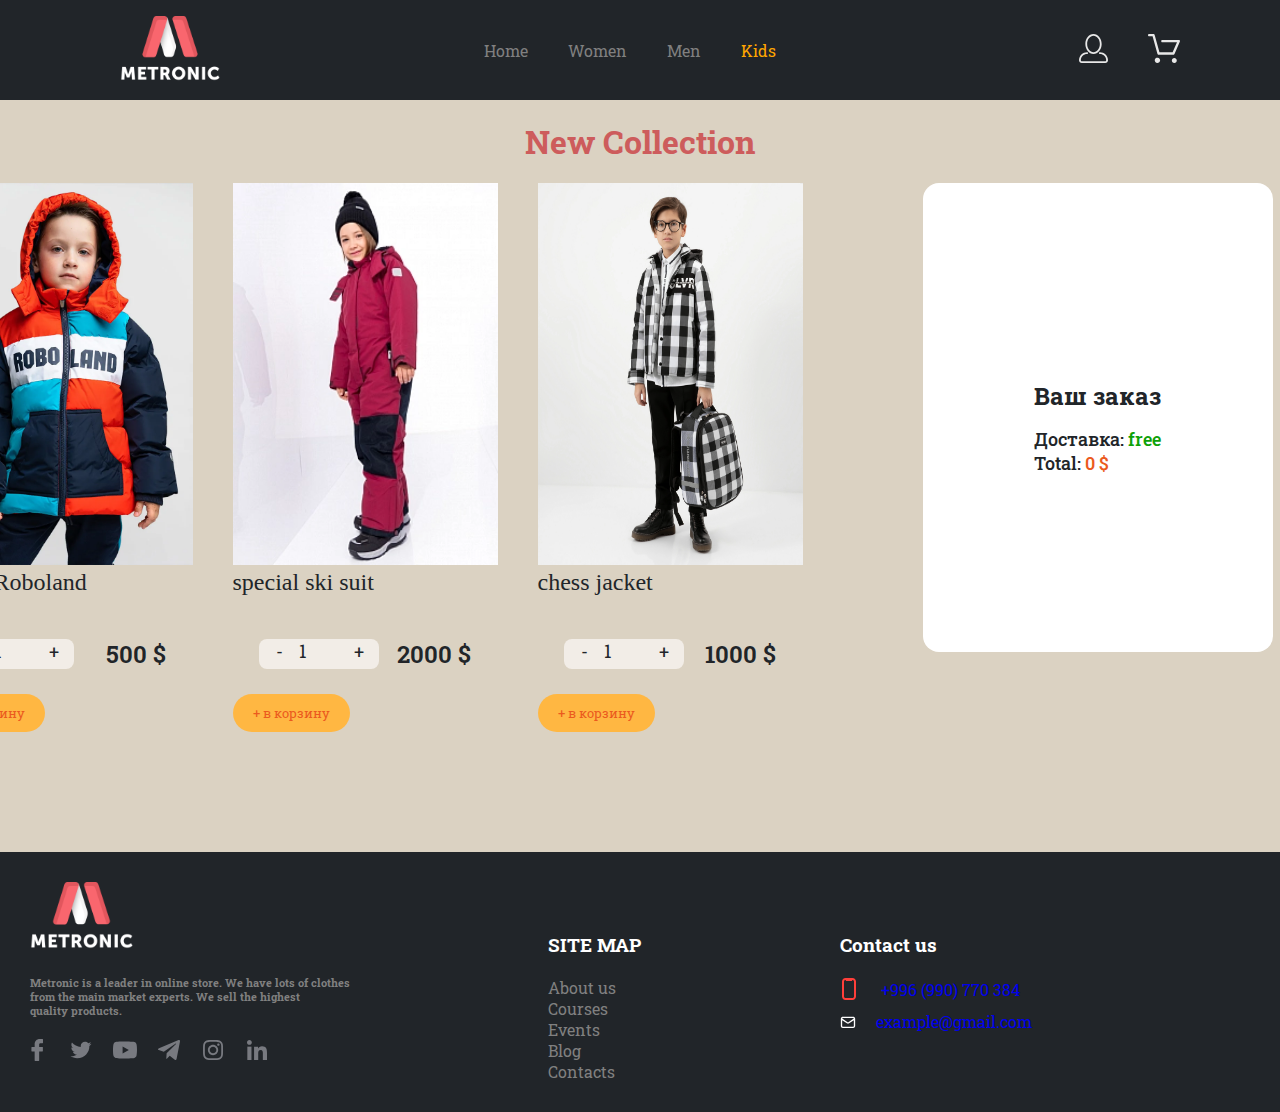
<file: kids.html>
<!DOCTYPE html>
<html lang="en">
<head>
    <meta charset="UTF-8">
    <meta http-equiv="X-UA-Compatible" content="IE=edge">
    <meta name="viewport" content="width=device-width, initial-scale=1.0">
    <title>Metronic</title>
    <link rel="stylesheet" href="style.css">
    <link rel="shortcut icon" href="img/logo.jpg" type="image/x-icon">
</head>
<body>
    <header>
        <a href="index.html"><img src="img/logo.jpg" alt="logo" class="logo"></a>
        <ul class="li_together_1">
            <a href="index.html"><Li class="li" id="home">Home</Li></a>
            <a href="women.html"><Li class="li" id="women">Women</Li></a>
            <a href="men.html"><Li class="li" id="men">Men</Li></a>
            <a href="kids.html"><Li class="li" id="kids" style="color: orange;">Kids</Li></a>
        </ul>
        <div class="">
            <ul>
                <li>
                    <a href="register.html"><img src="img/man.svg" alt="#" class="reg"></a>
                </li>
                <li>
                    <a href="basket.html"><img src="img/basket.svg" alt=""></a>
                </li>
            </ul>
        </div>
</header>
<main>
    <div class="main_title">
		<h1>New Collection</h1>
	</div>
	<div class="container_mb-5">
		<div class="row">
			<div class="col-md-8">
				<div class="row">
					<!-- product -->
					<div class="col-md-6">
						<div class="card mb-4" data-id="01">
							<img class="product-img" src="img/first_kids_clothes.jpg" alt="">
							<div class="card-body text-center">
								<h4 class="item-title">Jacket Roboland</h4>
								<div class="details-wrapper">
									<div class="items counter-wrapper">
										<div class="items__control" data-action="minus">-</div>
										<div class="items__current" data-counter>1</div>
										<div class="items__control" data-action="plus">+</div>
									</div>
									<div class="price">
										<div class="price__currency">500 $</div>
									</div>
								</div>
								<button data-cart type="button" class="btn btn-block btn-outline-warning">+ в корзину</button>
							</div>
						</div>
					</div>
					<!-- // product -->

					<!-- product -->
					<div class="col-md-6">
						<div class="card mb-4" data-id="02">
							<img class="product-img" src="img/second_kids_clothes.jpg" alt="">
							<div class="card-body text-center">
								<h4 class="item-title">special ski suit</h4>
								<div class="details-wrapper">
									<div class="items counter-wrapper">
										<div class="items__control" data-action="minus">-</div>
										<div class="items__current" data-counter>1</div>
										<div class="items__control" data-action="plus">+</div>
									</div>
									<div class="price">
										<div class="price__currency">2000 $</div>
									</div>
								</div>
								<button data-cart type="button" class="btn btn-block btn-outline-warning">+ в корзину</button>
							</div>
						</div>
					</div>
					<!-- // product -->

					<!-- product -->
					<div class="col-md-6">
						<div class="card mb-4" data-id="03">
							<img class="product-img" src="img/third_kids_clothes.jpg" alt="">
							<div class="card-body text-center">
								<h4 class="item-title">chess jacket</h4>
								<div class="details-wrapper">
									<div class="items counter-wrapper">
										<div class="items__control" data-action="minus">-</div>
										<div class="items__current" data-counter>1</div>
										<div class="items__control" data-action="plus">+</div>
									</div>
									<div class="price">
										<div class="price__currency">1000 $</div>
									</div>
								</div>
								<button data-cart type="button" class="btn btn-block btn-outline-warning">+ в корзину</button>
							</div>
						</div>
					</div>
					<!-- // product -->
				</div>
			</div>
			<div class="col-md-4">
				<!-- Корзина -->
				<div class="card mb-4">
					<div class="card-body">
						<h2 class="card-title">Ваш заказ</h2>
						<div data-cart-empty class="alert alert-secondary none" role="alert">
							Корзина пустая
						</div>
						<!-- cart-wrapper -->
						<div class="cart-wrapper">
							
                            
						</div>
						<!-- // cart-wrapper -->
						<!-- Стоимость заказа -->
						<div class="cart-total">
							<p><span class="h5">Доставка:</span> <span class="delivery-cost free">free</span> </p>
							<p><span class="h5">Total:</span> <span class="total-price" id="total;">0</span> <span class="rouble">$</span></p>
						</div>
						<!-- // Стоимость заказа -->
					</div>
					<!-- Оформить заказ -->
					<div id="order-form" class="card-body border-top none">
						<h3 class="card-title">Оформить заказ</h3>
						<form>
							<div class="form-group">
								<input type="text" class="form-control" placeholder="Enter your phone number">
							</div>
							<button type="submit" class="btn btn-primary">Заказать</button>
						</form>
					</div>
					<!-- // Оформить заказ -->
				</div>
				<!-- // Корзина -->
			</div>
		</div>
	</div>
</main>
<footer class="footer">
    <div class="logo_text">
        <div>
            <img src="img/logo.jpg" alt="logo" class="log">
        </div>
        <div class="text">
            <h6>Metronic is a leader in online store. We have lots of clothes <br> from the main market experts. We sell the highest <br> quality products.</h6>
        </div>
        <div class="footer_images">
            <a href="#"><img src="img/fb(1).svg" alt="fb"></a>
            <a href="#"><img src="img/tw(2).svg" alt="tw"></a>
            <a href="#"><img src="img/youtube(3).svg" alt="youtube"></a>
            <a href="#"><img src="img/tg(4).svg" alt="tg"></a>
            <a href="#"><img src="img/inst(5).svg" alt="inst"></a>
            <a href="#"><img src="img/li(6).svg" alt="in"></a>
        </div>
    </div>
    <div class="map">
        <h3 class="contact_h3">SITE MAP</h3>
        <div class="footer_a">
            <a>About us</a>
            <a>Courses</a>
            <a>Events</a>
            <a>Blog</a>
            <a>Contacts</a>
        </div>
    </div>
    <div class="contact">
        <h3 class="contact_h3">Contact us</h3>
        <div class="contact_phone">
            <img src="img/phone-icon.svg" alt="phone">
            <a href="tel:+996990770384">+996 (990) 770 384</a>
        </div>
        <div class="contact_mail">
            <img src="img/mail-icon.svg" alt="mail">
            <a href="mailto:example@gmail.com">example@gmail.com</a>
        </div>
    </div>
</footer>
    <script src="js/main.js"></script>
    <script src="js/cart.js"></script>
	<script src="js/total.js"></script>
</body>
</html>
</file>
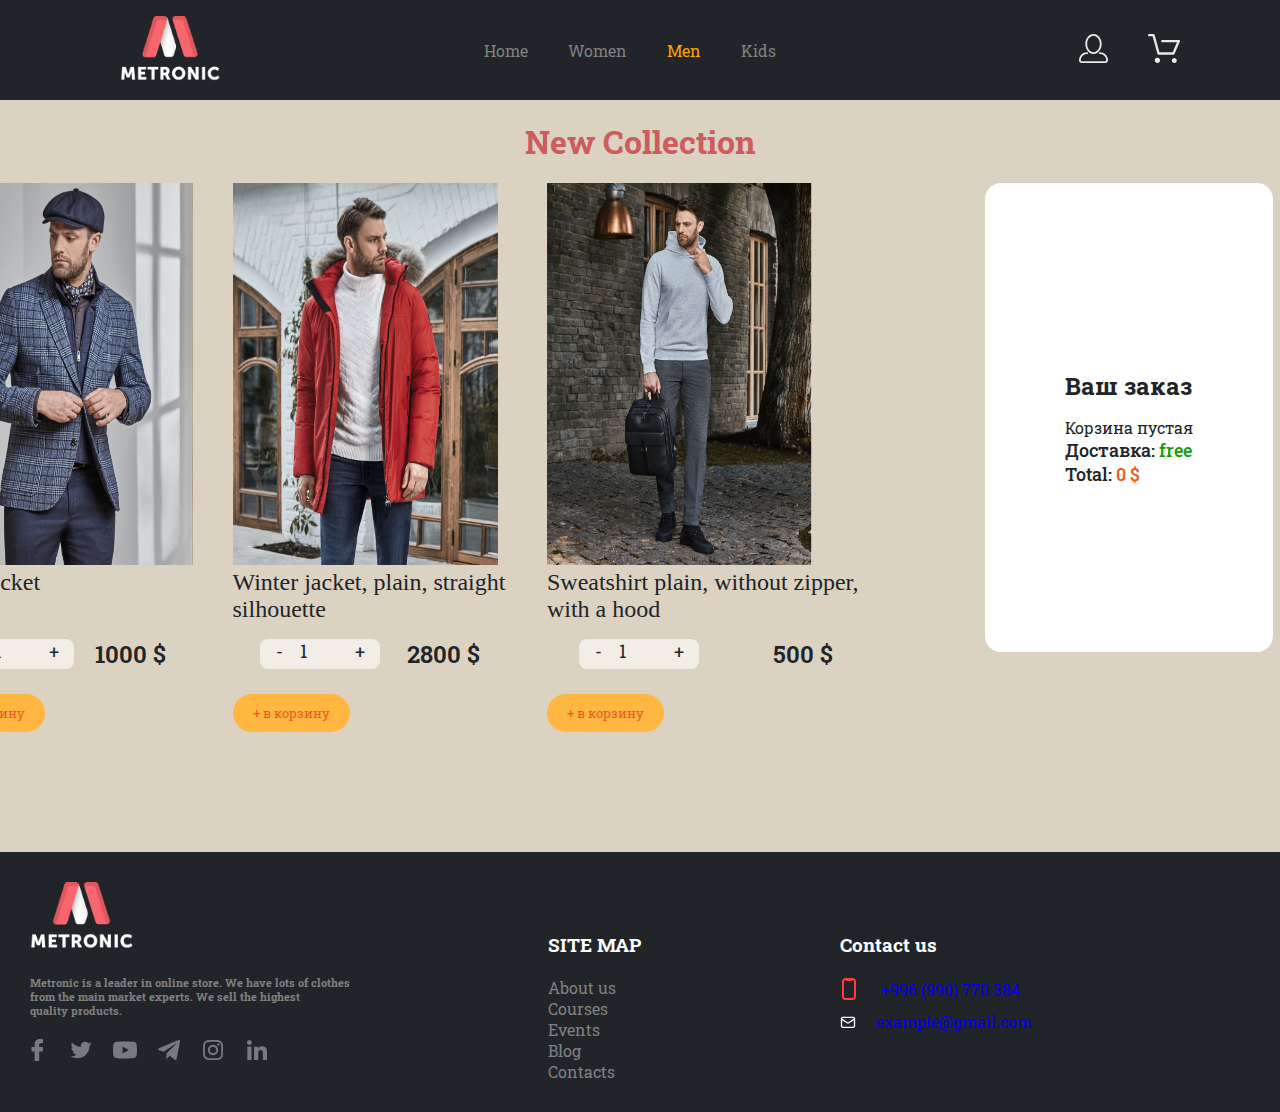
<file: men.html>
<!DOCTYPE html>
<html lang="en">
<head>
    <meta charset="UTF-8">
    <meta http-equiv="X-UA-Compatible" content="IE=edge">
    <meta name="viewport" content="width=device-width, initial-scale=1.0">
    <title>Metronic</title>
    <link rel="stylesheet" href="style.css">
    <link rel="shortcut icon" href="img/logo.jpg" type="image/x-icon">
</head>
<body>
    <header>
        <a href="index.html"><img src="img/logo.jpg" alt="logo" class="logo"></a>
        <ul class="li_together_1">
            <a href="index.html"><Li class="li" id="home">Home</Li></a>
            <a href="women.html"><Li class="li" id="women">Women</Li></a>
            <a href="men.html"><Li class="li" id="men" style="color: orange;">Men</Li></a>
            <a href="kids.html"><Li class="li" id="kids">Kids</Li></a>
        </ul>
        <div class="">
            <ul>
                <li>
                    <a href="register.html"><img src="img/man.svg" alt="#" class="reg"></a>
                </li>
                <li>
                    <a href="basket.html"><img src="img/basket.svg" alt=""></a>
                </li>
            </ul>
        </div>
</header>
<main>
    <div class="main_title">
		<h1>New Collection</h1>
	</div>
	<div class="container_mb-5">
		<div class="row">
			<div class="col-md-8">
				<div class="row">
					<!-- product -->
					<div class="col-md-6">
						<div class="card mb-4" data-id="01">
							<img class="product-img" src="img/first_man_clothes.jpg" alt="">
							<div class="card-body text-center">
								<h4 class="item-title">Plaid jacket</h4>
								<div class="details-wrapper">
									<div class="items counter-wrapper">
										<div class="items__control" data-action="minus">-</div>
										<div class="items__current" data-counter>1</div>
										<div class="items__control" data-action="plus">+</div>
									</div>
									<div class="price">
										<div class="price__currency">1000 $</div>
									</div>
								</div>
								<button data-cart type="button" class="btn btn-block btn-outline-warning">+ в корзину</button>
							</div>
						</div>
					</div>
					<!-- // product -->

					<!-- product -->
					<div class="col-md-6">
						<div class="card mb-4" data-id="02">
							<img class="product-img" src="img/second_man_clothes.jpg" alt="">
							<div class="card-body text-center">
								<h4 class="item-title">Winter jacket, plain, straight silhouette</h4>
								<div class="details-wrapper">
									<div class="items counter-wrapper">
										<div class="items__control" data-action="minus">-</div>
										<div class="items__current" data-counter>1</div>
										<div class="items__control" data-action="plus">+</div>
									</div>
									<div class="price">
										<div class="price__currency">2800 $</div>
									</div>
								</div>
								<button data-cart type="button" class="btn btn-block btn-outline-warning">+ в корзину</button>
							</div>
						</div>
					</div>
					<!-- // product -->

					<!-- product -->
					<div class="col-md-6">
						<div class="card mb-4" data-id="03">
							<img class="product-img" src="img/third_man_clothes.jpg" alt="">
							<div class="card-body text-center">
								<h4 class="item-title">Sweatshirt plain, without zipper, with a hood
                                </h4>
								<div class="details-wrapper">
									<div class="items counter-wrapper">
										<div class="items__control" data-action="minus">-</div>
										<div class="items__current" data-counter>1</div>
										<div class="items__control" data-action="plus">+</div>
									</div>
									<div class="price">
										<div class="price__currency">500 $</div>
									</div>
								</div>
								<button data-cart type="button" class="btn btn-block btn-outline-warning">+ в корзину</button>
							</div>
						</div>
					</div>
					<!-- // product -->
				</div>
			</div>
			<div class="col-md-4">
				<!-- Корзина -->
				<div class="card mb-4">
					<div class="card-body">
						<h2 class="card-title">Ваш заказ</h2>
						<div data-cart-empty class="alert alert-secondary" role="alert">
							Корзина пустая
						</div>
						<!-- cart-wrapper -->
						<div class="cart-wrapper">
							
                            
						</div>
						<!-- // cart-wrapper -->
						<!-- Стоимость заказа -->
						<div class="cart-total">
							<p><span class="h5">Доставка:</span> <span class="delivery-cost free">free</span> </p>
							<p><span class="h5">Total:</span> <span class="total-price" id="total;">0</span> <span class="rouble">$</span></p>
						</div>
						<!-- // Стоимость заказа -->
					</div>
					<!-- Оформить заказ -->
					<div id="order-form" class="card-body border-top none">
						<h3 class="card-title">Оформить заказ</h3>
						<form>
							<div class="form-group">
								<input type="text" class="form-control" placeholder="Enter your phone number">
							</div>
							<button type="submit" class="btn btn-primary">Заказать</button>
						</form>
					</div>
					<!-- // Оформить заказ -->
				</div>
				<!-- // Корзина -->
			</div>
		</div>
	</div>
</main>
<footer class="footer">
    <div class="logo_text">
        <div>
            <img src="img/logo.jpg" alt="logo" class="log">
        </div>
        <div class="text">
            <h6>Metronic is a leader in online store. We have lots of clothes <br> from the main market experts. We sell the highest <br> quality products.</h6>
        </div>
        <div class="footer_images">
            <a href="#"><img src="img/fb(1).svg" alt="fb"></a>
            <a href="#"><img src="img/tw(2).svg" alt="tw"></a>
            <a href="#"><img src="img/youtube(3).svg" alt="youtube"></a>
            <a href="#"><img src="img/tg(4).svg" alt="tg"></a>
            <a href="#"><img src="img/inst(5).svg" alt="inst"></a>
            <a href="#"><img src="img/li(6).svg" alt="in"></a>
        </div>
    </div>
    <div class="map">
        <h3 class="contact_h3">SITE MAP</h3>
        <div class="footer_a">
            <a>About us</a>
            <a>Courses</a>
            <a>Events</a>
            <a>Blog</a>
            <a>Contacts</a>
        </div>
    </div>
    <div class="contact">
        <h3 class="contact_h3">Contact us</h3>
        <div class="contact_phone">
            <img src="img/phone-icon.svg" alt="phone">
            <a href="tel:+996990770384">+996 (990) 770 384</a>
        </div>
        <div class="contact_mail">
            <img src="img/mail-icon.svg" alt="mail">
            <a href="mailto:example@gmail.com">example@gmail.com</a>
        </div>
    </div>
</footer>
    <script src="js/main.js"></script>
    <script src="js/cart.js"></script>
	<script src="js/total.js"></script>
</body>
</html>
</file>
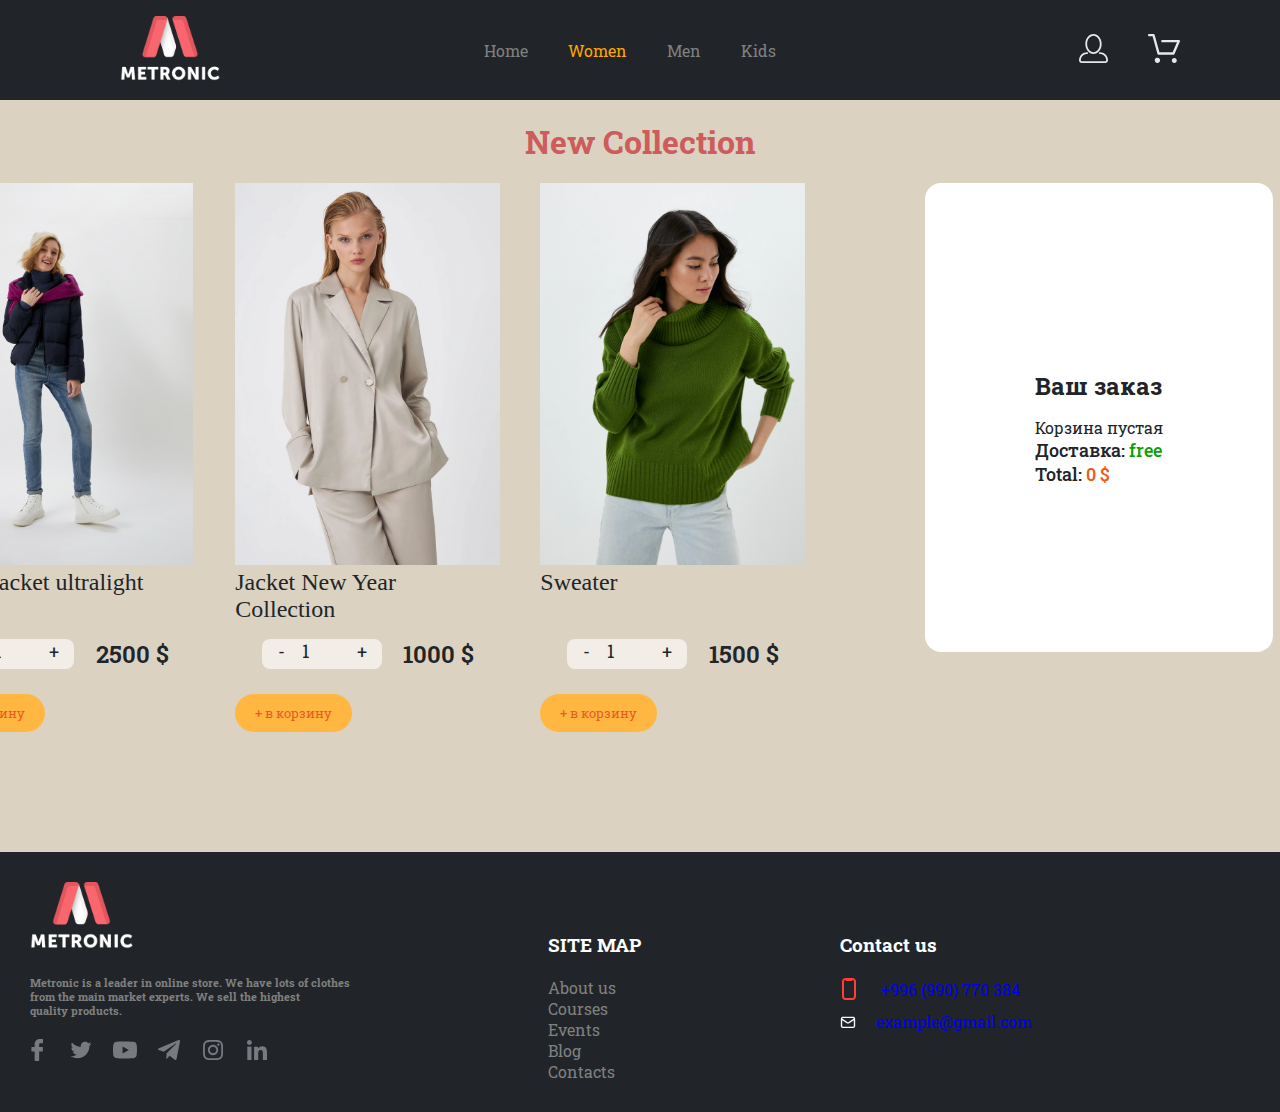
<file: women.html>
<!DOCTYPE html>
<html lang="en">
<head>
    <meta charset="UTF-8">
    <meta http-equiv="X-UA-Compatible" content="IE=edge">
    <meta name="viewport" content="width=device-width, initial-scale=1.0">
    <title>Metronic</title>
    <link rel="stylesheet" href="style.css">
    <link rel="shortcut icon" href="img/logo.jpg" type="image/x-icon">
</head>
<body>
    <header>
        <a href="index.html"><img src="img/logo.jpg" alt="logo" class="logo"></a>
        <ul class="li_together_1">
            <a href="index.html"><Li class="li" id="home">Home</Li></a>
            <a href="women.html"><Li class="li" id="women" style="color: orange;">Women</Li></a>
            <a href="men.html"><Li class="li" id="men">Men</Li></a>
            <a href="kids.html"><Li class="li" id="kids">Kids</Li></a>
        </ul>
        <div class="">
            <ul>
                <li>
                    <a href="register.html"><img src="img/man.svg" alt="#" class="reg"></a>
                </li>
                <li>
                    <a href="basket.html"><img src="img/basket.svg" alt=""></a>
                </li>
            </ul>
        </div>
</header>
<main>
    <div class="main_title">
		<h1>New Collection</h1>
	</div>
	<div class="container_mb-5">
		<div class="row">
			<div class="col-md-8">
				<div class="row">
					<!-- product -->
					<div class="col-md-6">
						<div class="card mb-4" data-id="01">
							<img class="product-img" src="img/first_woman_clothes.jpg" alt="">
							<div class="card-body text-center">
								<h4 class="item-title">Down jacket ultralight puffy</h4>
								<div class="details-wrapper">
									<div class="items counter-wrapper">
										<div class="items__control" data-action="minus">-</div>
										<div class="items__current" data-counter>1</div>
										<div class="items__control" data-action="plus">+</div>
									</div>
									<div class="price">
										<div class="price__currency">2500 $</div>
									</div>
								</div>
								<button data-cart type="button" class="btn btn-block btn-outline-warning">+ в корзину</button>
							</div>
						</div>
					</div>
					<!-- // product -->

					<!-- product -->
					<div class="col-md-6">
						<div class="card mb-4" data-id="02">
							<img class="product-img" src="img/second_woman_clothes.jpg" alt="">
							<div class="card-body text-center">
								<h4 class="item-title">Jacket New Year Collection</h4>
								<div class="details-wrapper">
									<div class="items counter-wrapper">
										<div class="items__control" data-action="minus">-</div>
										<div class="items__current" data-counter>1</div>
										<div class="items__control" data-action="plus">+</div>
									</div>
									<div class="price">
										<div class="price__currency">1000 $</div>
									</div>
								</div>
								<button data-cart type="button" class="btn btn-block btn-outline-warning">+ в корзину</button>
							</div>
						</div>
					</div>
					<!-- // product -->

					<!-- product -->
					<div class="col-md-6">
						<div class="card mb-4" data-id="03">
							<img class="product-img" src="img/third_woman_clothes.jpg" alt="">
							<div class="card-body text-center">
								<h4 class="item-title">Sweater</h4>
								<div class="details-wrapper">
									<div class="items counter-wrapper">
										<div class="items__control" data-action="minus">-</div>
										<div class="items__current" data-counter>1</div>
										<div class="items__control" data-action="plus">+</div>
									</div>
									<div class="price">
										<div class="price__currency">1500 $</div>
									</div>
								</div>
								<button data-cart type="button" class="btn btn-block btn-outline-warning">+ в корзину</button>
							</div>
						</div>
					</div>
					<!-- // product -->
				</div>
			</div>
			<div class="col-md-4">
				<!-- Корзина -->
				<div class="card mb-4">
					<div class="card-body">
						<h2 class="card-title">Ваш заказ</h2>
						<div data-cart-empty class="alert alert-secondary" role="alert">
							Корзина пустая
						</div>
						<!-- cart-wrapper -->
						<div class="cart-wrapper">
							
                            
						</div>
						<!-- // cart-wrapper -->
						<!-- Стоимость заказа -->
						<div class="cart-total">
							<p><span class="h5">Доставка:</span> <span class="delivery-cost free">free</span> </p>
							<p><span class="h5">Total:</span> <span class="total-price" id="total;">0</span> <span class="rouble">$</span></p>
						</div>
						<!-- // Стоимость заказа -->
					</div>
					<!-- Оформить заказ -->
					<div id="order-form" class="card-body border-top none">
						<h3 class="card-title">Оформить заказ</h3>
						<form>
							<div class="form-group">
								<input type="text" class="form-control" placeholder="Enter your phone number">
							</div>
							<button type="submit" class="btn btn-primary">Заказать</button>
						</form>
					</div>
					<!-- // Оформить заказ -->
				</div>
				<!-- // Корзина -->
			</div>
		</div>
	</div>
</main>
<footer class="footer">
    <div class="logo_text">
        <div>
            <img src="img/logo.jpg" alt="logo" class="log">
        </div>
        <div class="text">
            <h6>Metronic is a leader in online store. We have lots of clothes <br> from the main market experts. We sell the highest <br> quality products.</h6>
        </div>
        <div class="footer_images">
            <a href="#"><img src="img/fb(1).svg" alt="fb"></a>
            <a href="#"><img src="img/tw(2).svg" alt="tw"></a>
            <a href="#"><img src="img/youtube(3).svg" alt="youtube"></a>
            <a href="#"><img src="img/tg(4).svg" alt="tg"></a>
            <a href="#"><img src="img/inst(5).svg" alt="inst"></a>
            <a href="#"><img src="img/li(6).svg" alt="in"></a>
        </div>
    </div>
    <div class="map">
        <h3 class="contact_h3">SITE MAP</h3>
        <div class="footer_a">
            <a>About us</a>
            <a>Courses</a>
            <a>Events</a>
            <a>Blog</a>
            <a>Contacts</a>
        </div>
    </div>
    <div class="contact">
        <h3 class="contact_h3">Contact us</h3>
        <div class="contact_phone">
            <img src="img/phone-icon.svg" alt="phone">
            <a href="tel:+996990770384">+996 (990) 770 384</a>
        </div>
        <div class="contact_mail">
            <img src="img/mail-icon.svg" alt="mail">
            <a href="mailto:example@gmail.com">example@gmail.com</a>
        </div>
    </div>
</footer>
    <script src="js/main.js"></script>
    <script src="js/cart.js"></script>
	<script src="js/total.js"></script>
</body>
</html>
</file>
<file: style.css>
@import url('https://fonts.googleapis.com/css2?family=Roboto+Slab:wght@300&display=swap');
html{
    background-color: rgb(219, 210, 194); /* #212529 */
    color: white;
}
*{
    font-family: 'Roboto Slab', serif;
    margin:0;
    box-sizing: border-box; 
}
header{
    display: flex;
    padding: 50px;
    padding-left: 100px;
    padding-right: 100px;
    justify-content: space-between;
    align-items: center;
    width: 100vw; 
    height: 100px;
    background-color: #212529;
    margin-bottom: 10px;
    position: fixed;
}
ul{
    display: flex;
    list-style-type: none;
    justify-content: center;
}
a{
    text-decoration: none;
    margin-left: 20px;
}
li{
    margin-left:20px;
    color:grey ;
    transition: 1s;
}
.logo{
    display: flex;
    width: 100px;
    align-items: center;
    justify-content: end;
    margin-top: 0px;
    margin-bottom: 0px;
}
.btn{
    background: #FFB742;
    border-radius: 50px;
    border:0;
    padding:10px 20px;
    color:black;
}
.li_together_1{
    display: flex;
    padding: 50px;
}

.li:hover{
    color: black;
    transition: 0.2s;
}

.btn:hover{
    background-color: orange;
}
main{
    display: flex;
    align-items: center;
    flex-direction: column;
    color: #CD5C5C;
    padding-top: 120px;
}
.main_header{
    display: flex;
    justify-content: center;
    background-color: rgb(250, 242, 242);
    width: 100vw; 
    height: 100px;
    align-items: center;
    margin-bottom: 50px;
}
.reg_container{
    display: flex;
}
input{
    margin: 10px;
    background-color: white;
    border: 2px solid white;
    border-radius: 5px;
}
.male, .female{
    display: flex;
    align-items: center;
    
}
.gender{
    display: flex;
    margin: 10px;
    margin-left: 0px;
}
.join{
    border-radius: 0px; 
    background-color: #86C232;
    border: #86C232;
    width: 100px;
    height: 30px;
    cursor: pointer;
}
.clear{
    border-radius: 0px;
    background-color: #86C232;
    border: #86C232;
    width: 100px;
    height: 30px;
    cursor: pointer;
}
.join :hover{
    background-color: #61892F;
    border: #61892F;
}
.clear:hover{
    background-color: #61892F;
    border: #61892F;
}
footer{
    display: flex;
    background-color: #212529;
    padding: 30px;
    margin-top: 100px;
}
.footer_images{
    display: flex;
    justify-content: start;
    margin-left: -25px;
}
.log{
    height: 70px;
    margin-bottom: 20px;
}
.text{
    margin-bottom: 20px;
}
.logo_text{
    display: flex;
    flex-direction: column;
    flex-grow: 1;
    align-items: flex-start;
    justify-content: start;
}
.map{
    display: flex;
    flex-direction: column;
    flex-grow: 1;
}
.contact{
    display: flex;
    flex-direction: column;
    flex-grow: 1;
    margin-right: 20px;
}
.footer{
    color: grey;
    display: flex;
}
.contact_h3{
    margin-bottom: 20px;
    color: white;
    margin-top: 50px;
    box-sizing: border-box;
}
.footer_a{
    display: flex;
    flex-direction: column;
    align-items: flex-start;
    margin-left: -20px;
}
.contact_phone{
    display: flex;
    align-items: center;
    margin-left: -3px;
    margin-bottom: 10px;
}
.contact_mail{
    display: flex;
    align-items: center;
}
.images{
    display: flex;
}
a{
    cursor: pointer;
}
.women, .man, .kid{
    height: 730px;
    border-radius: 500px;
}
.welcome{
    display: flex;
    margin: 50px;
    flex-direction: column;
}
.select{
    display: flex;
    justify-content: center;
    margin-top: 50px;
    margin-bottom: 100px;
}



/* Тут продукты */
button{
    cursor: pointer;
    
}









.container_mb-5{
    color: #212529;
}
.col-md-6{
    margin: 20px;
}
.col-md-4{
    display: flex;
    justify-content: center;
    align-items: center;
    width: 350px;
    margin: 100px;
    background-color: white;
    border-radius: 16px;
    box-sizing: border-box;
    margin-top: 20px;
}
.product-img {
	width: 265px;
	height: 382px;
	margin-left: auto;
	margin-right: auto;
}

.item-title {
    font-size: 1.5rem;
    font-weight: 500;
	font-family: 'Merriweather', serif;
	height: 70px;
}

.details-wrapper {
	display: flex;
	justify-content: space-between;
	align-items: center;
	margin-bottom: 25px;
	width: 80%;
	margin-left: auto;
	margin-right: auto;
}

.items {
	font-family: 'Merriweather', serif;
	background: #f2ede7;
	border-radius: 8px;
	width: 120px;
	display: flex;
	font-size: 18px;
	height: 30px;
	overflow: hidden;
}

.items__control {
	width: 40px;
	cursor: pointer;
	transition: 0.2s ease-in;
	text-align: center;
}

.items__control:hover {
    background: #eb5a1e;
    color: #FFF;
}

.items__current {
	width: 40px;
}

/* items--small */
.card-title{
    display: flex;
    margin-bottom: 15px;
    margin-top: 20px;
    justify-content: center;
}
.items.items--small {
	width: 90px;
	font-size: 16px;
	height: 26px;
	text-align: center;
}

.items.items--small .items__control {
	width: 30px;
}

.items.items--small .items__current {
	width: 30px;
}

.price {
	text-align: left;
}

.price__weight {
	color: #6c757d!important;
	font-size: 80%;
	line-height: 1;
}

.price__currency {
	font-size: 1.5rem;
	font-weight: 600;
	line-height: 1;
}

.btn-outline-warning {
    color: #eb5a1e;
    border-color: #eb5a1e;
}

.btn-outline-warning:hover {
    color: #FFF;
    background-color: #eb5a1e;
    border-color: #eb5a1e;
}

.cart-item__top {
	display: flex;
	align-items: flex-start;
	padding-bottom: 15px;
	border-bottom: 1px solid #dee2e6;
	margin-bottom: 15px;
}

.cart-item__img img {
	max-width: 100px;
	height: auto;
}

.cart-item__desc {
	padding-top: 15px;
	padding-left: 15px;
}

.cart-item__title {
	font-family: 'Merriweather', serif;
	font-size: 16px;
    line-height: 1.2;
	font-weight: 600;
	margin-bottom: 5px;
}

.cart-item__weight {
    color: #6c757d!important;
    font-size: 80%;
    line-height: 1;
    margin-bottom: 15px;
}

.cart-item__details {
	display: flex;
	justify-content: flex-start;
	align-items: center;
}

.cart-item__details .price__currency {
	font-size: 18px;
	margin-left: 15px;
}

.cart-total {
	font-size: 18px;
	font-weight: 500;
}

.free {
	color: #0EA107;
}

.total-price {
	color: #EB5A1E;
}

.rouble {
	color: #EB5A1E;
}

.none {
	display: none;
}
.form-control{
    border: 1px solid #212529;
}
.row{
    display: flex;
}

.btn-primary{
    margin-bottom: 20px;
}











.cart {
    min-height: 1000px;
}

.centered-header {
    color: black;
    text-align: center;
    margin: auto 50px;
}

.in-cart {
    display: flex;
    flex-direction: row-reverse;
    justify-content: space-around;
}

.elem {
    display: flex;
    padding: 40px;
    margin: 5px;
    border: 1px black solid;
    width: 500px;
    align-items: center;
}

.elem-image {
    width: 100px;
    margin: 0 20px;
}

.elem-description {
    margin: 30px 5px;
}

.counter {
    background-color: gray;
    border: 1px solid rgb(49, 47, 47);
    width: 10px;
}

    .items {
        display: flex;
    }
    #header ul {
        display: none;
    }
    .item {
        max-width: 400px;
    }

    .line {
        width: 30px;
        height: 3px;
        background-color: rgb(83, 83, 83);
        margin: 4px;
    }
</file>
